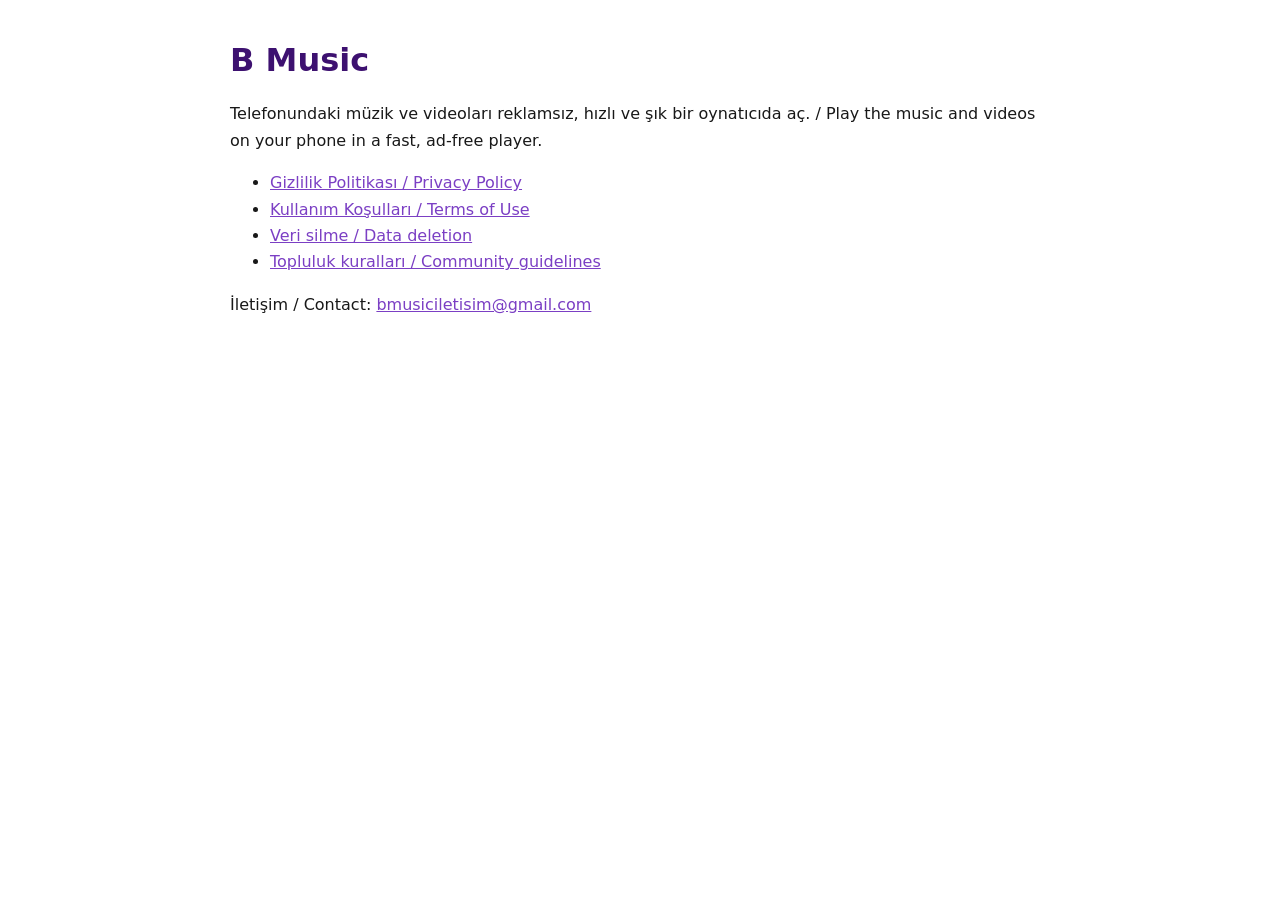
<file: docs/index.html>
<!doctype html>
<html lang="tr">
<head><meta charset="utf-8"><meta name="viewport" content="width=device-width,initial-scale=1"><title>B Music — Müzik ve Video Çalar</title><style>body{font-family:system-ui,-apple-system,"Segoe UI",sans-serif;max-width:820px;margin:40px auto;padding:0 20px;line-height:1.65;color:#181818}h1,h2,h3{line-height:1.25}h1{color:#3d1170}small{color:#666}a{color:#7b3fc4}nav{margin:8px 0 24px}nav a{margin-right:14px}.box{background:#f4effb;border-radius:12px;padding:14px 18px}hr{border:0;border-top:1px solid #ddd;margin:40px 0}table{border-collapse:collapse;width:100%}td,th{border:1px solid #e3d9f2;padding:6px 10px;text-align:left;vertical-align:top}th{background:#f4effb}</style></head>
<body>
<h1>B Music</h1>
<p>Telefonundaki müzik ve videoları reklamsız, hızlı ve şık bir oynatıcıda aç. / Play the music and videos on your phone in a fast, ad-free player.</p>
<ul>
<li><a href="privacy.html">Gizlilik Politikası / Privacy Policy</a></li>
<li><a href="terms.html">Kullanım Koşulları / Terms of Use</a></li>
<li><a href="delete-account.html">Veri silme / Data deletion</a></li>
<li><a href="community-guidelines.html">Topluluk kuralları / Community guidelines</a></li>
</ul>
<p>İletişim / Contact: <a href="mailto:bmusiciletisim@gmail.com">bmusiciletisim@gmail.com</a></p>
</body></html>
</file>
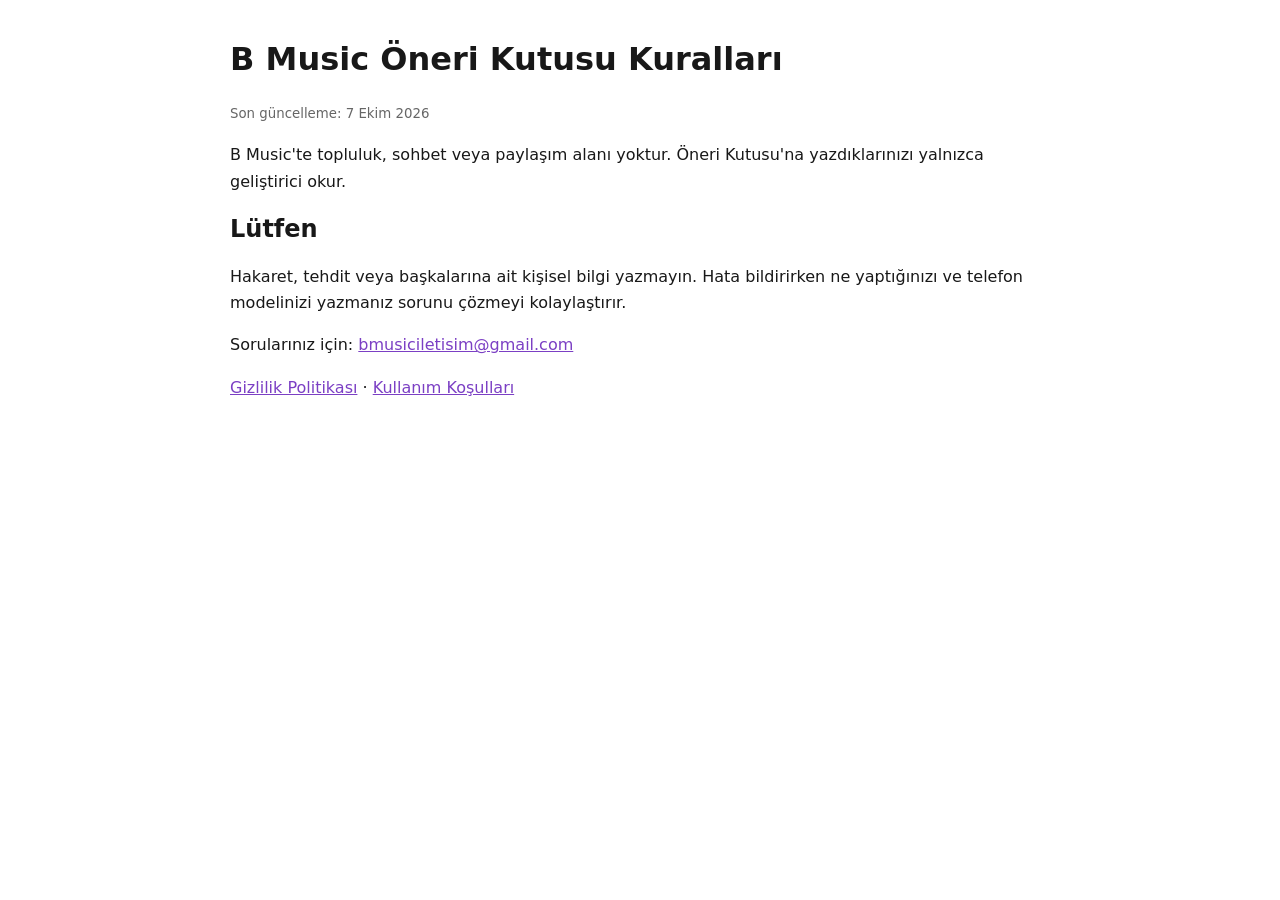
<file: docs/community-guidelines.html>
<!doctype html>
<html lang="tr">
<head><meta charset="utf-8"><meta name="viewport" content="width=device-width,initial-scale=1"><title>B Music Öneri Kutusu Kuralları</title><style>body{font-family:system-ui,-apple-system,sans-serif;max-width:820px;margin:40px auto;padding:0 20px;line-height:1.65;color:#181818}h1,h2{line-height:1.2}small{color:#666}a{color:#7b3fc4}.box{background:#f4effb;border-radius:12px;padding:14px 18px}</style></head>
<body>
<h1>B Music Öneri Kutusu Kuralları</h1><small>Son güncelleme: 7 Ekim 2026</small>
<p>B Music'te topluluk, sohbet veya paylaşım alanı yoktur. Öneri Kutusu'na yazdıklarınızı yalnızca geliştirici okur.</p>
<h2>Lütfen</h2><p>Hakaret, tehdit veya başkalarına ait kişisel bilgi yazmayın. Hata bildirirken ne yaptığınızı ve telefon modelinizi yazmanız sorunu çözmeyi kolaylaştırır.</p>
<p>Sorularınız için: <a href="mailto:bmusiciletisim@gmail.com">bmusiciletisim@gmail.com</a></p>
<p><a href="privacy.html">Gizlilik Politikası</a> · <a href="terms.html">Kullanım Koşulları</a></p>
</body></html>
</file>
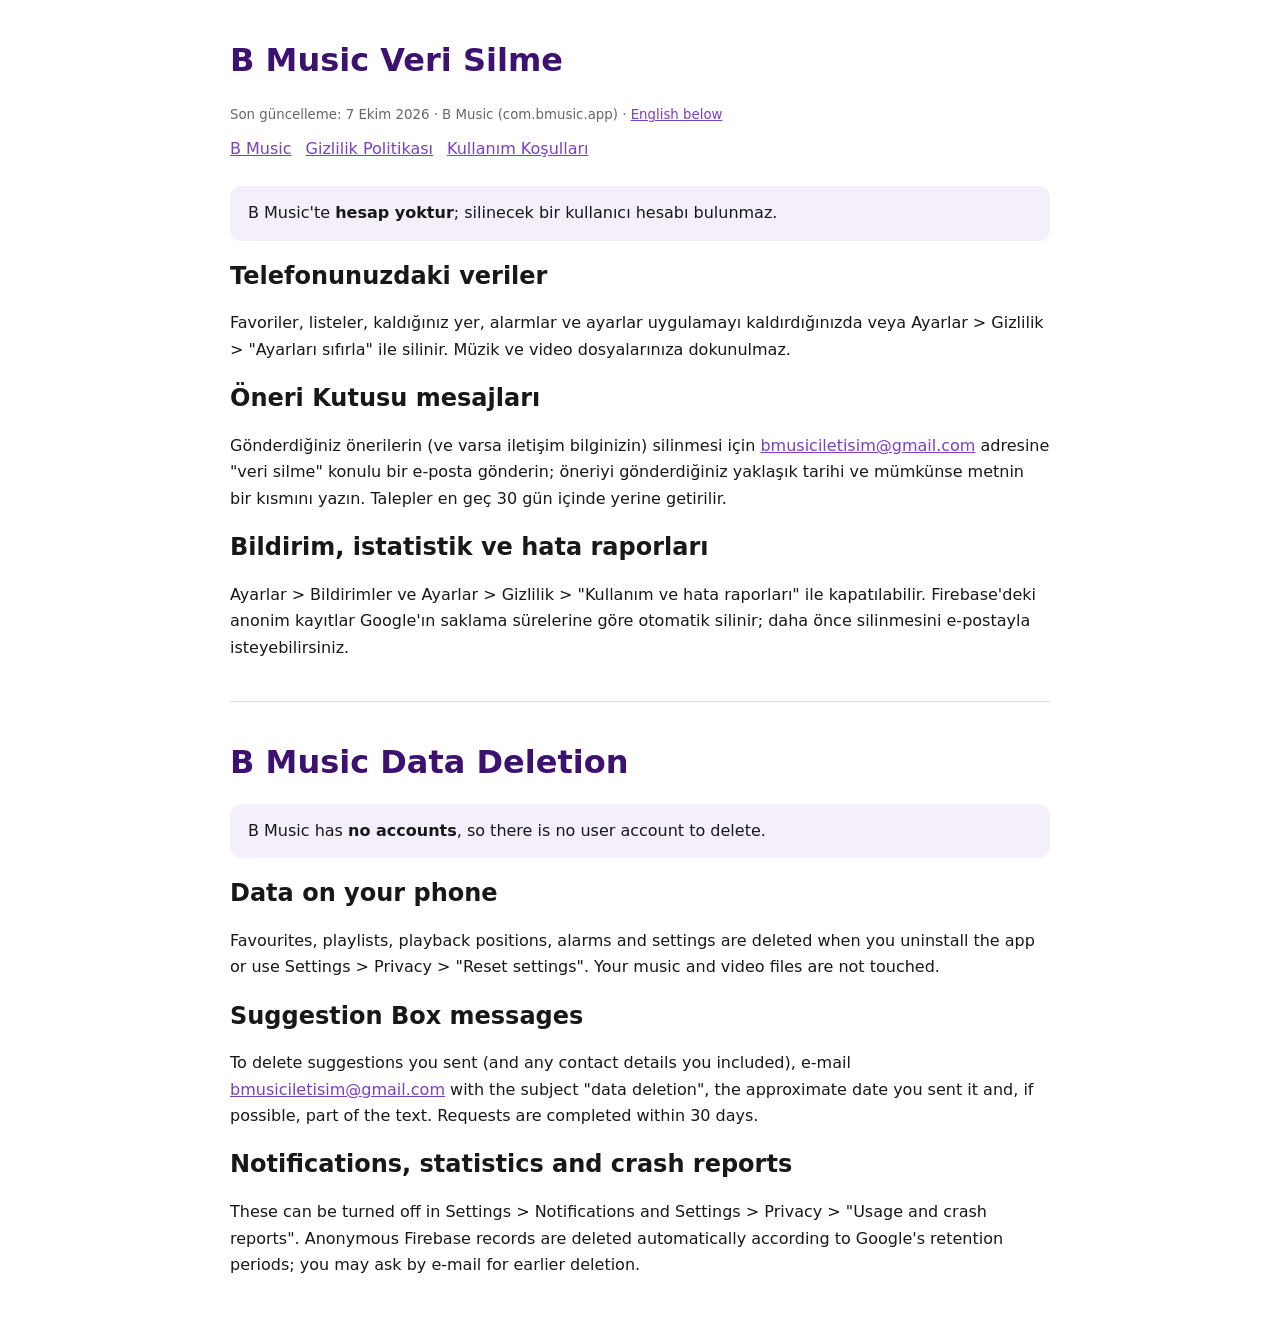
<file: docs/delete-account.html>
<!doctype html>
<html lang="tr">
<head><meta charset="utf-8"><meta name="viewport" content="width=device-width,initial-scale=1"><title>B Music — Veri silme / Data deletion</title><style>body{font-family:system-ui,-apple-system,"Segoe UI",sans-serif;max-width:820px;margin:40px auto;padding:0 20px;line-height:1.65;color:#181818}h1,h2,h3{line-height:1.25}h1{color:#3d1170}small{color:#666}a{color:#7b3fc4}nav{margin:8px 0 24px}nav a{margin-right:14px}.box{background:#f4effb;border-radius:12px;padding:14px 18px}hr{border:0;border-top:1px solid #ddd;margin:40px 0}table{border-collapse:collapse;width:100%}td,th{border:1px solid #e3d9f2;padding:6px 10px;text-align:left;vertical-align:top}th{background:#f4effb}</style></head>
<body>
<h1>B Music Veri Silme</h1>
<small>Son güncelleme: 7 Ekim 2026 · B Music (com.bmusic.app) · <a href="#english">English below</a></small>
<nav><a href="index.html">B Music</a><a href="privacy.html">Gizlilik Politikası</a><a href="terms.html">Kullanım Koşulları</a></nav>
<div class="box">B Music'te <strong>hesap yoktur</strong>; silinecek bir kullanıcı hesabı bulunmaz.</div>
<h2>Telefonunuzdaki veriler</h2><p>Favoriler, listeler, kaldığınız yer, alarmlar ve ayarlar uygulamayı kaldırdığınızda veya Ayarlar &gt; Gizlilik &gt; "Ayarları sıfırla" ile silinir. Müzik ve video dosyalarınıza dokunulmaz.</p>
<h2>Öneri Kutusu mesajları</h2><p>Gönderdiğiniz önerilerin (ve varsa iletişim bilginizin) silinmesi için <a href="mailto:bmusiciletisim@gmail.com?subject=B%20Music%20veri%20silme">bmusiciletisim@gmail.com</a> adresine "veri silme" konulu bir e-posta gönderin; öneriyi gönderdiğiniz yaklaşık tarihi ve mümkünse metnin bir kısmını yazın. Talepler en geç 30 gün içinde yerine getirilir.</p>
<h2>Bildirim, istatistik ve hata raporları</h2><p>Ayarlar &gt; Bildirimler ve Ayarlar &gt; Gizlilik &gt; "Kullanım ve hata raporları" ile kapatılabilir. Firebase'deki anonim kayıtlar Google'ın saklama sürelerine göre otomatik silinir; daha önce silinmesini e-postayla isteyebilirsiniz.</p>
<hr id="english">
<h1>B Music Data Deletion</h1>
<div class="box">B Music has <strong>no accounts</strong>, so there is no user account to delete.</div>
<h2>Data on your phone</h2><p>Favourites, playlists, playback positions, alarms and settings are deleted when you uninstall the app or use Settings &gt; Privacy &gt; "Reset settings". Your music and video files are not touched.</p>
<h2>Suggestion Box messages</h2><p>To delete suggestions you sent (and any contact details you included), e-mail <a href="mailto:bmusiciletisim@gmail.com?subject=B%20Music%20data%20deletion">bmusiciletisim@gmail.com</a> with the subject "data deletion", the approximate date you sent it and, if possible, part of the text. Requests are completed within 30 days.</p>
<h2>Notifications, statistics and crash reports</h2><p>These can be turned off in Settings &gt; Notifications and Settings &gt; Privacy &gt; "Usage and crash reports". Anonymous Firebase records are deleted automatically according to Google's retention periods; you may ask by e-mail for earlier deletion.</p>
</body></html>
</file>
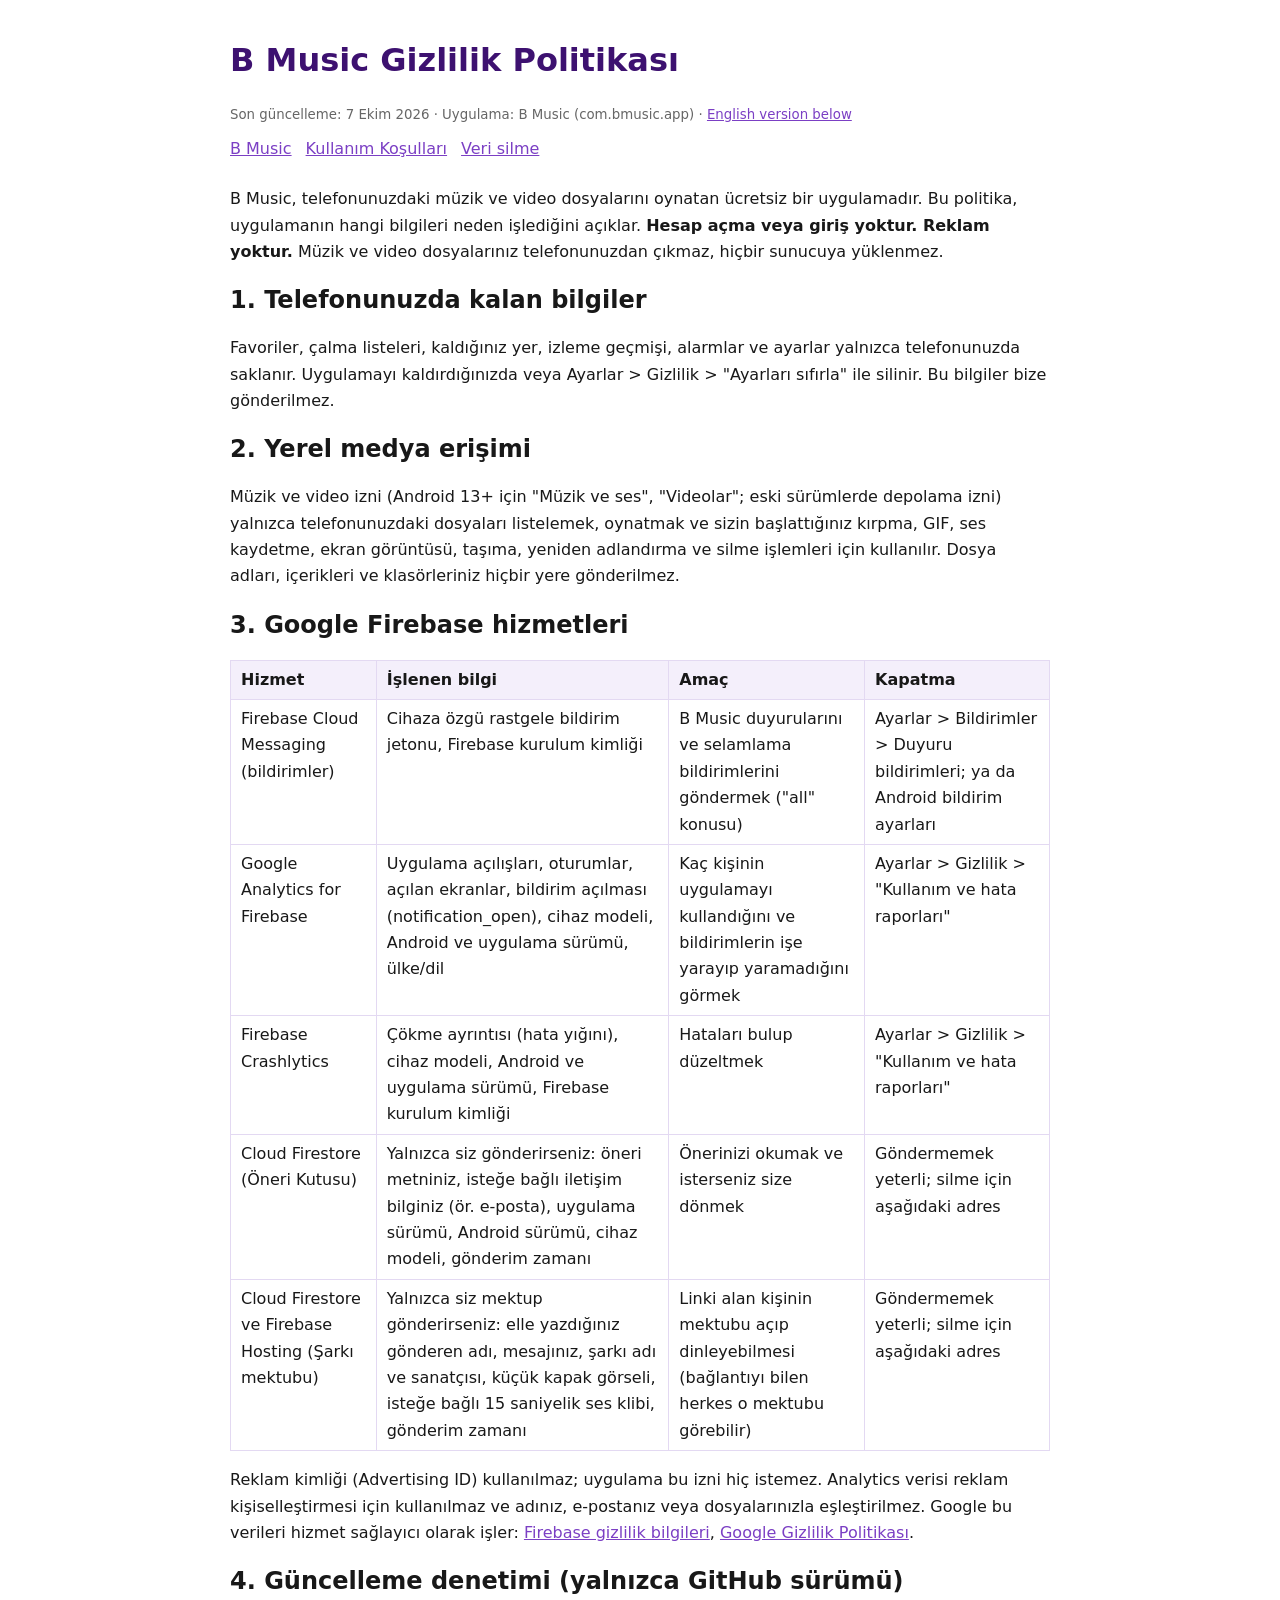
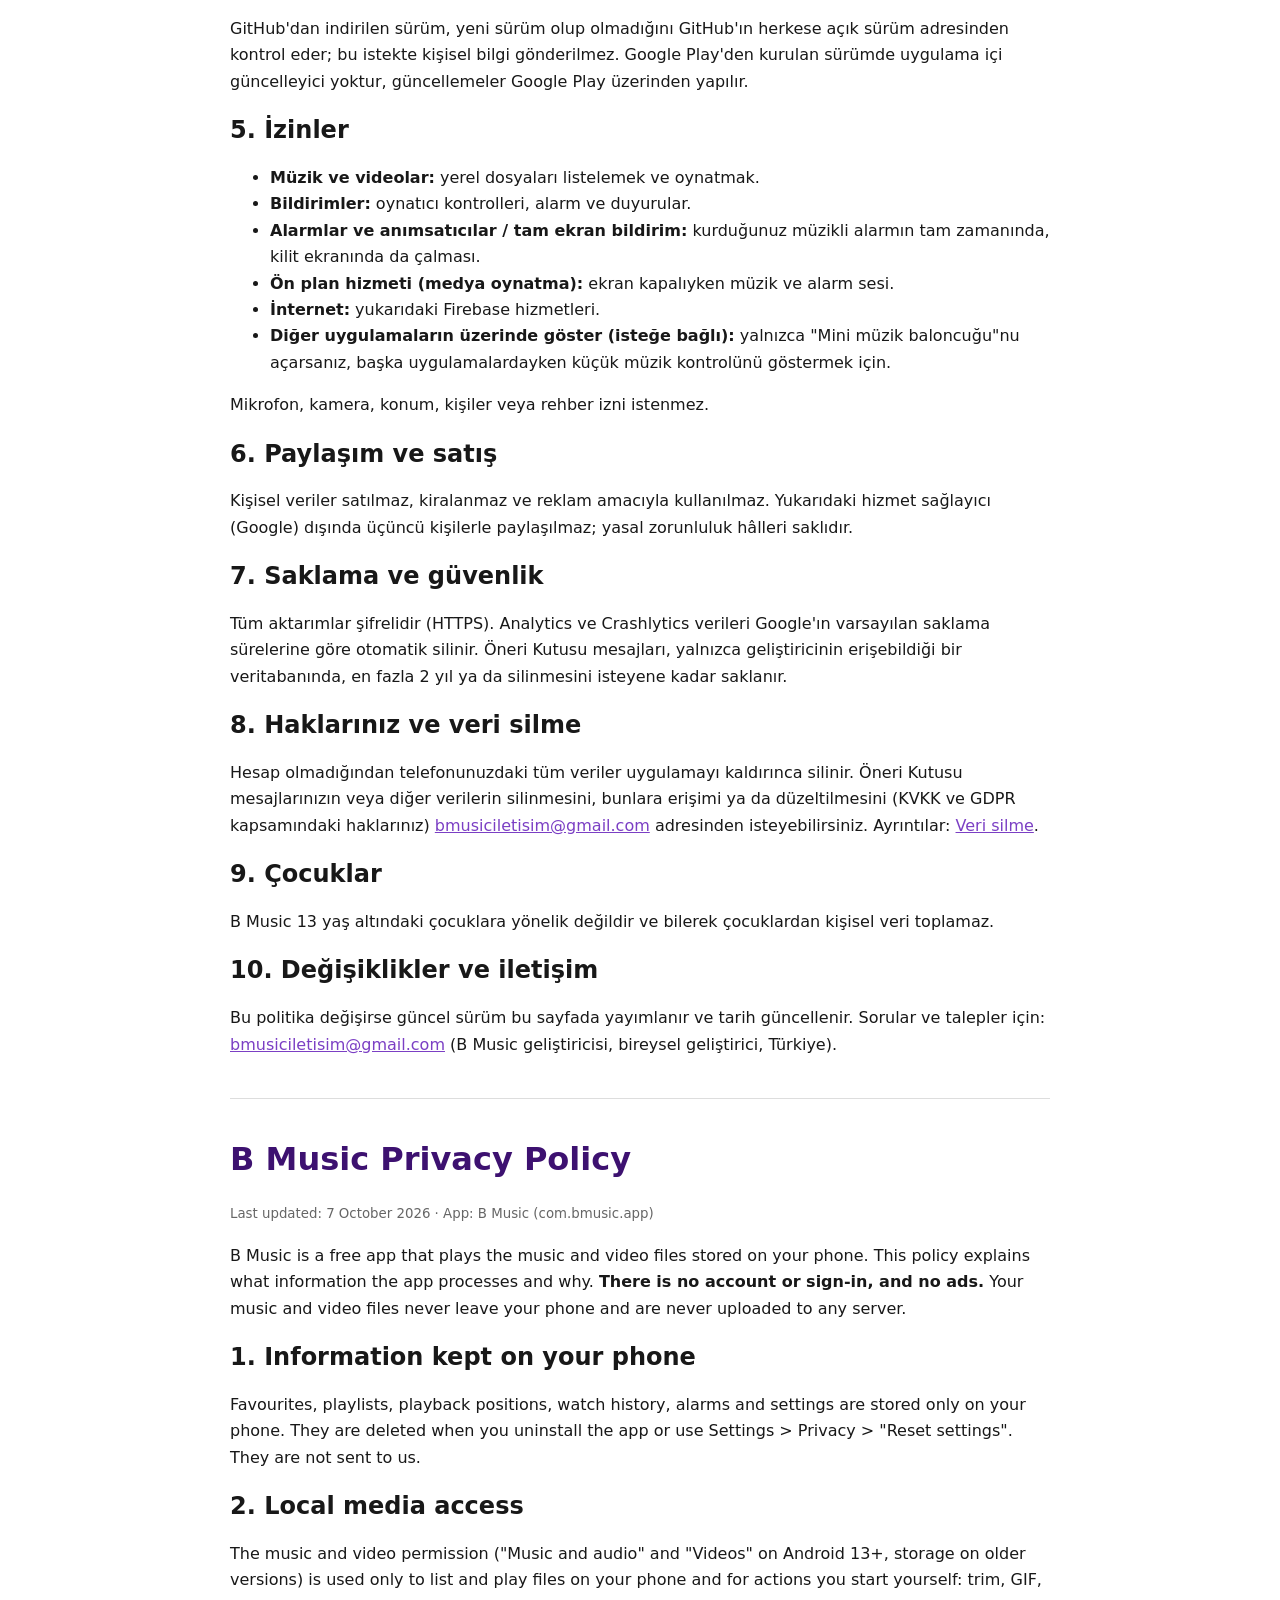
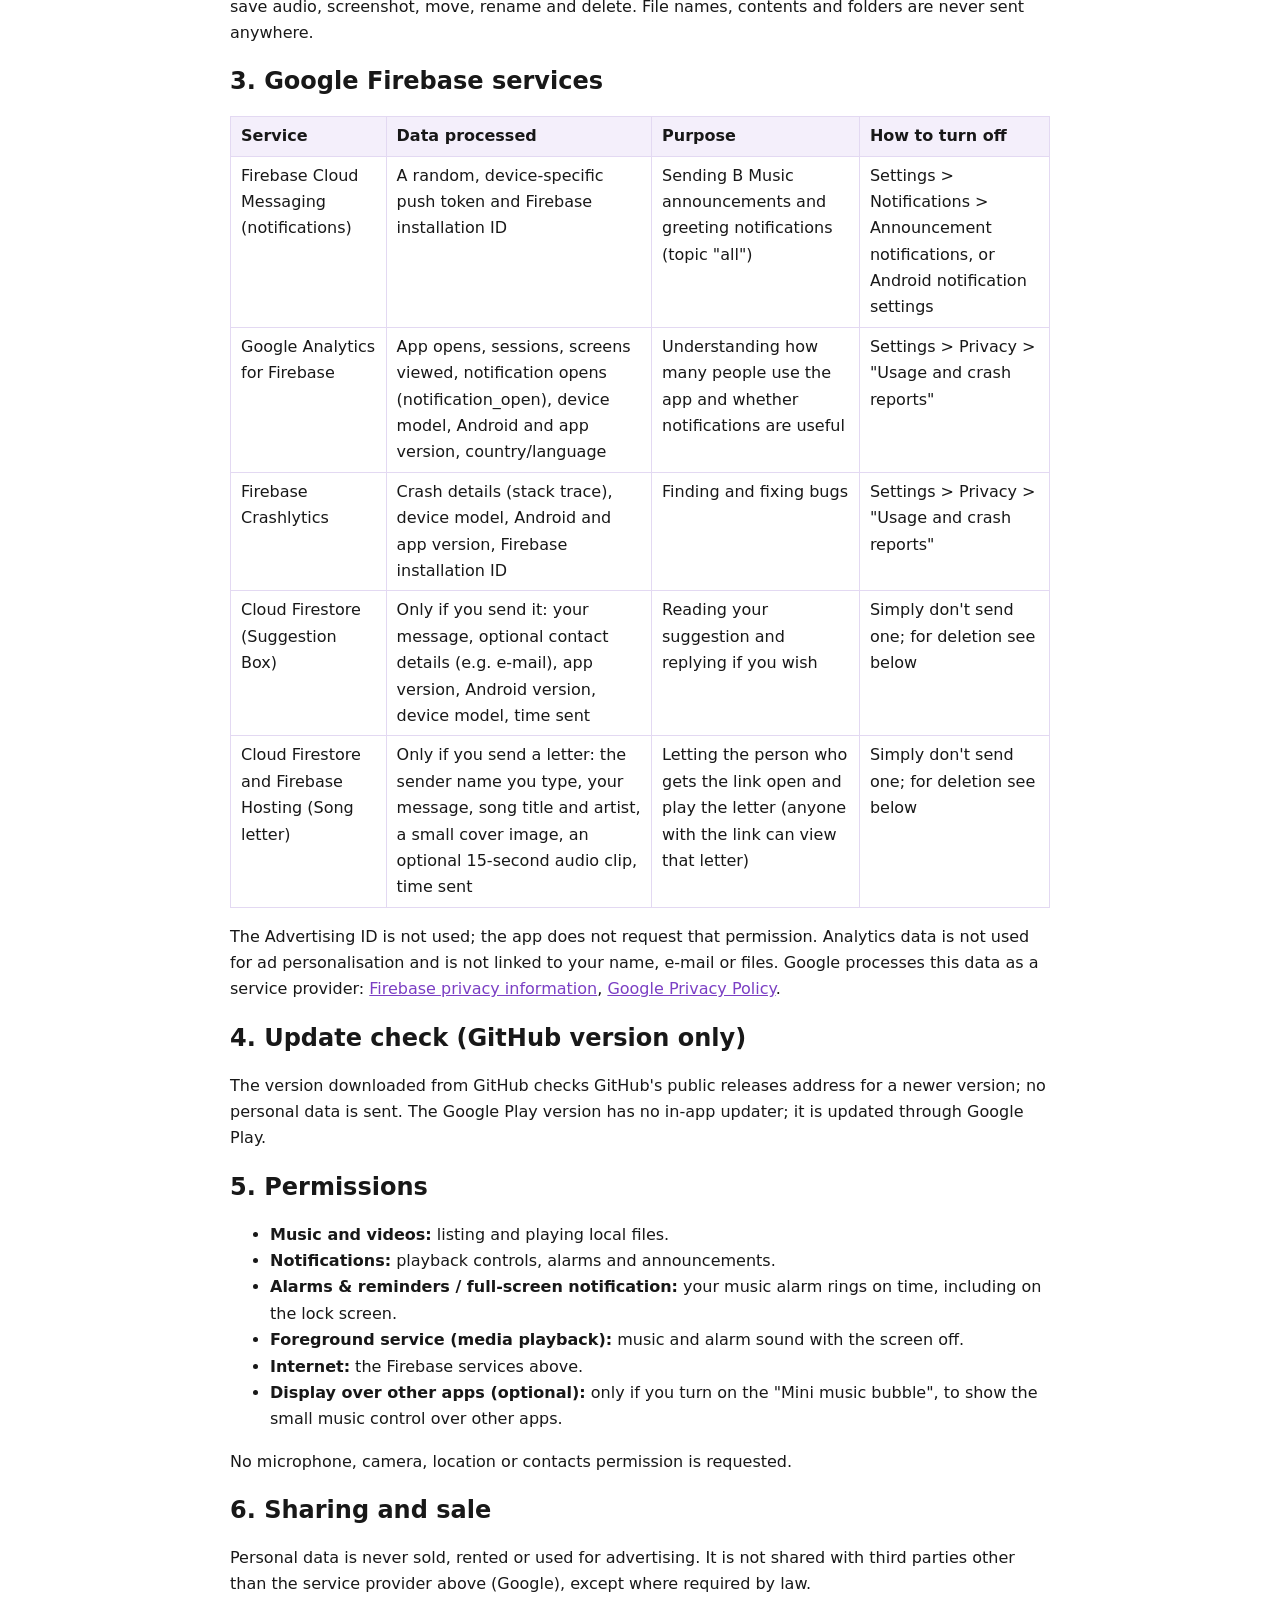
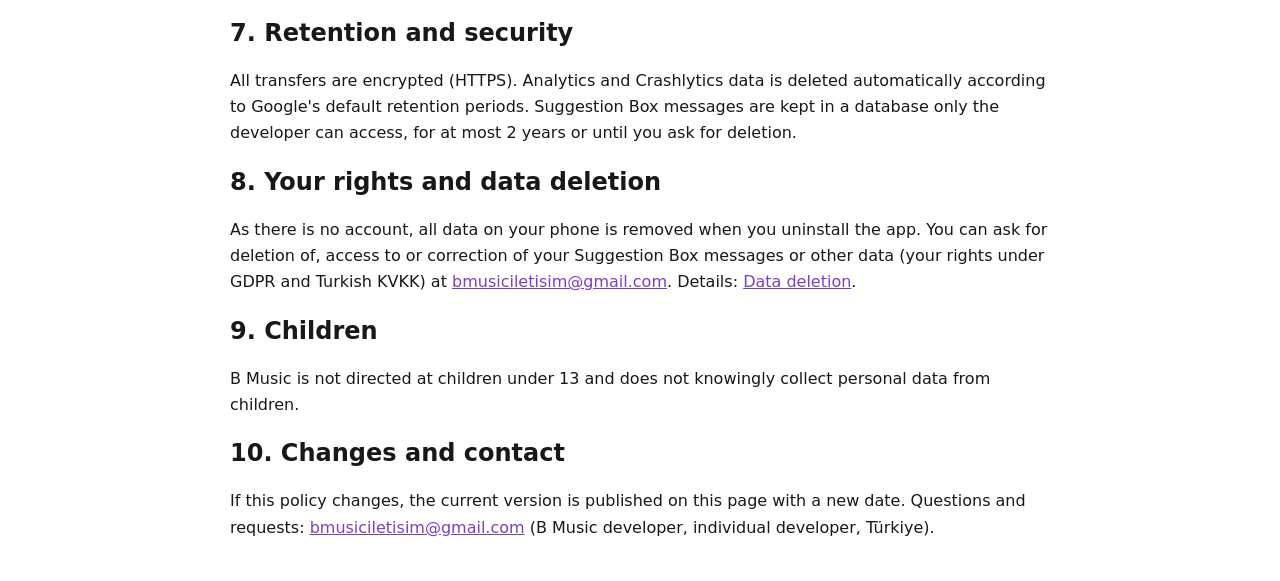
<file: docs/privacy.html>
<!doctype html>
<html lang="tr">
<head><meta charset="utf-8"><meta name="viewport" content="width=device-width,initial-scale=1"><title>B Music — Gizlilik Politikası / Privacy Policy</title><style>body{font-family:system-ui,-apple-system,"Segoe UI",sans-serif;max-width:820px;margin:40px auto;padding:0 20px;line-height:1.65;color:#181818}h1,h2,h3{line-height:1.25}h1{color:#3d1170}small{color:#666}a{color:#7b3fc4}nav{margin:8px 0 24px}nav a{margin-right:14px}.box{background:#f4effb;border-radius:12px;padding:14px 18px}hr{border:0;border-top:1px solid #ddd;margin:40px 0}table{border-collapse:collapse;width:100%}td,th{border:1px solid #e3d9f2;padding:6px 10px;text-align:left;vertical-align:top}th{background:#f4effb}</style></head>
<body>
<h1>B Music Gizlilik Politikası</h1>
<small>Son güncelleme: 7 Ekim 2026 · Uygulama: B Music (com.bmusic.app) · <a href="#english">English version below</a></small>
<nav><a href="index.html">B Music</a><a href="terms.html">Kullanım Koşulları</a><a href="delete-account.html">Veri silme</a></nav>
<p>B Music, telefonunuzdaki müzik ve video dosyalarını oynatan ücretsiz bir uygulamadır. Bu politika, uygulamanın hangi bilgileri neden işlediğini açıklar. <strong>Hesap açma veya giriş yoktur. Reklam yoktur.</strong> Müzik ve video dosyalarınız telefonunuzdan çıkmaz, hiçbir sunucuya yüklenmez.</p>

<h2>1. Telefonunuzda kalan bilgiler</h2>
<p>Favoriler, çalma listeleri, kaldığınız yer, izleme geçmişi, alarmlar ve ayarlar yalnızca telefonunuzda saklanır. Uygulamayı kaldırdığınızda veya Ayarlar &gt; Gizlilik &gt; "Ayarları sıfırla" ile silinir. Bu bilgiler bize gönderilmez.</p>

<h2>2. Yerel medya erişimi</h2>
<p>Müzik ve video izni (Android 13+ için "Müzik ve ses", "Videolar"; eski sürümlerde depolama izni) yalnızca telefonunuzdaki dosyaları listelemek, oynatmak ve sizin başlattığınız kırpma, GIF, ses kaydetme, ekran görüntüsü, taşıma, yeniden adlandırma ve silme işlemleri için kullanılır. Dosya adları, içerikleri ve klasörleriniz hiçbir yere gönderilmez.</p>

<h2>3. Google Firebase hizmetleri</h2>
<table>
<tr><th>Hizmet</th><th>İşlenen bilgi</th><th>Amaç</th><th>Kapatma</th></tr>
<tr><td>Firebase Cloud Messaging (bildirimler)</td><td>Cihaza özgü rastgele bildirim jetonu, Firebase kurulum kimliği</td><td>B Music duyurularını ve selamlama bildirimlerini göndermek ("all" konusu)</td><td>Ayarlar &gt; Bildirimler &gt; Duyuru bildirimleri; ya da Android bildirim ayarları</td></tr>
<tr><td>Google Analytics for Firebase</td><td>Uygulama açılışları, oturumlar, açılan ekranlar, bildirim açılması (notification_open), cihaz modeli, Android ve uygulama sürümü, ülke/dil</td><td>Kaç kişinin uygulamayı kullandığını ve bildirimlerin işe yarayıp yaramadığını görmek</td><td>Ayarlar &gt; Gizlilik &gt; "Kullanım ve hata raporları"</td></tr>
<tr><td>Firebase Crashlytics</td><td>Çökme ayrıntısı (hata yığını), cihaz modeli, Android ve uygulama sürümü, Firebase kurulum kimliği</td><td>Hataları bulup düzeltmek</td><td>Ayarlar &gt; Gizlilik &gt; "Kullanım ve hata raporları"</td></tr>
<tr><td>Cloud Firestore (Öneri Kutusu)</td><td>Yalnızca siz gönderirseniz: öneri metniniz, isteğe bağlı iletişim bilginiz (ör. e-posta), uygulama sürümü, Android sürümü, cihaz modeli, gönderim zamanı</td><td>Önerinizi okumak ve isterseniz size dönmek</td><td>Göndermemek yeterli; silme için aşağıdaki adres</td></tr>
<tr><td>Cloud Firestore ve Firebase Hosting (Şarkı mektubu)</td><td>Yalnızca siz mektup gönderirseniz: elle yazdığınız gönderen adı, mesajınız, şarkı adı ve sanatçısı, küçük kapak görseli, isteğe bağlı 15 saniyelik ses klibi, gönderim zamanı</td><td>Linki alan kişinin mektubu açıp dinleyebilmesi (bağlantıyı bilen herkes o mektubu görebilir)</td><td>Göndermemek yeterli; silme için aşağıdaki adres</td></tr>
</table>
<p>Reklam kimliği (Advertising ID) kullanılmaz; uygulama bu izni hiç istemez. Analytics verisi reklam kişiselleştirmesi için kullanılmaz ve adınız, e-postanız veya dosyalarınızla eşleştirilmez. Google bu verileri hizmet sağlayıcı olarak işler: <a href="https://firebase.google.com/support/privacy">Firebase gizlilik bilgileri</a>, <a href="https://policies.google.com/privacy">Google Gizlilik Politikası</a>.</p>

<h2>4. Güncelleme denetimi (yalnızca GitHub sürümü)</h2>
<p>GitHub'dan indirilen sürüm, yeni sürüm olup olmadığını GitHub'ın herkese açık sürüm adresinden kontrol eder; bu istekte kişisel bilgi gönderilmez. Google Play'den kurulan sürümde uygulama içi güncelleyici yoktur, güncellemeler Google Play üzerinden yapılır.</p>

<h2>5. İzinler</h2>
<ul>
<li><strong>Müzik ve videolar:</strong> yerel dosyaları listelemek ve oynatmak.</li>
<li><strong>Bildirimler:</strong> oynatıcı kontrolleri, alarm ve duyurular.</li>
<li><strong>Alarmlar ve anımsatıcılar / tam ekran bildirim:</strong> kurduğunuz müzikli alarmın tam zamanında, kilit ekranında da çalması.</li>
<li><strong>Ön plan hizmeti (medya oynatma):</strong> ekran kapalıyken müzik ve alarm sesi.</li>
<li><strong>İnternet:</strong> yukarıdaki Firebase hizmetleri.</li>
<li><strong>Diğer uygulamaların üzerinde göster (isteğe bağlı):</strong> yalnızca "Mini müzik baloncuğu"nu açarsanız, başka uygulamalardayken küçük müzik kontrolünü göstermek için.</li>
</ul>
<p>Mikrofon, kamera, konum, kişiler veya rehber izni istenmez.</p>

<h2>6. Paylaşım ve satış</h2>
<p>Kişisel veriler satılmaz, kiralanmaz ve reklam amacıyla kullanılmaz. Yukarıdaki hizmet sağlayıcı (Google) dışında üçüncü kişilerle paylaşılmaz; yasal zorunluluk hâlleri saklıdır.</p>

<h2>7. Saklama ve güvenlik</h2>
<p>Tüm aktarımlar şifrelidir (HTTPS). Analytics ve Crashlytics verileri Google'ın varsayılan saklama sürelerine göre otomatik silinir. Öneri Kutusu mesajları, yalnızca geliştiricinin erişebildiği bir veritabanında, en fazla 2 yıl ya da silinmesini isteyene kadar saklanır.</p>

<h2>8. Haklarınız ve veri silme</h2>
<p>Hesap olmadığından telefonunuzdaki tüm veriler uygulamayı kaldırınca silinir. Öneri Kutusu mesajlarınızın veya diğer verilerin silinmesini, bunlara erişimi ya da düzeltilmesini (KVKK ve GDPR kapsamındaki haklarınız) <a href="mailto:bmusiciletisim@gmail.com">bmusiciletisim@gmail.com</a> adresinden isteyebilirsiniz. Ayrıntılar: <a href="delete-account.html">Veri silme</a>.</p>

<h2>9. Çocuklar</h2>
<p>B Music 13 yaş altındaki çocuklara yönelik değildir ve bilerek çocuklardan kişisel veri toplamaz.</p>

<h2>10. Değişiklikler ve iletişim</h2>
<p>Bu politika değişirse güncel sürüm bu sayfada yayımlanır ve tarih güncellenir. Sorular ve talepler için: <a href="mailto:bmusiciletisim@gmail.com">bmusiciletisim@gmail.com</a> (B Music geliştiricisi, bireysel geliştirici, Türkiye).</p>

<hr id="english">
<h1>B Music Privacy Policy</h1>
<small>Last updated: 7 October 2026 · App: B Music (com.bmusic.app)</small>
<p>B Music is a free app that plays the music and video files stored on your phone. This policy explains what information the app processes and why. <strong>There is no account or sign-in, and no ads.</strong> Your music and video files never leave your phone and are never uploaded to any server.</p>

<h2>1. Information kept on your phone</h2>
<p>Favourites, playlists, playback positions, watch history, alarms and settings are stored only on your phone. They are deleted when you uninstall the app or use Settings &gt; Privacy &gt; "Reset settings". They are not sent to us.</p>

<h2>2. Local media access</h2>
<p>The music and video permission ("Music and audio" and "Videos" on Android 13+, storage on older versions) is used only to list and play files on your phone and for actions you start yourself: trim, GIF, save audio, screenshot, move, rename and delete. File names, contents and folders are never sent anywhere.</p>

<h2>3. Google Firebase services</h2>
<table>
<tr><th>Service</th><th>Data processed</th><th>Purpose</th><th>How to turn off</th></tr>
<tr><td>Firebase Cloud Messaging (notifications)</td><td>A random, device-specific push token and Firebase installation ID</td><td>Sending B Music announcements and greeting notifications (topic "all")</td><td>Settings &gt; Notifications &gt; Announcement notifications, or Android notification settings</td></tr>
<tr><td>Google Analytics for Firebase</td><td>App opens, sessions, screens viewed, notification opens (notification_open), device model, Android and app version, country/language</td><td>Understanding how many people use the app and whether notifications are useful</td><td>Settings &gt; Privacy &gt; "Usage and crash reports"</td></tr>
<tr><td>Firebase Crashlytics</td><td>Crash details (stack trace), device model, Android and app version, Firebase installation ID</td><td>Finding and fixing bugs</td><td>Settings &gt; Privacy &gt; "Usage and crash reports"</td></tr>
<tr><td>Cloud Firestore (Suggestion Box)</td><td>Only if you send it: your message, optional contact details (e.g. e-mail), app version, Android version, device model, time sent</td><td>Reading your suggestion and replying if you wish</td><td>Simply don't send one; for deletion see below</td></tr>
<tr><td>Cloud Firestore and Firebase Hosting (Song letter)</td><td>Only if you send a letter: the sender name you type, your message, song title and artist, a small cover image, an optional 15-second audio clip, time sent</td><td>Letting the person who gets the link open and play the letter (anyone with the link can view that letter)</td><td>Simply don't send one; for deletion see below</td></tr>
</table>
<p>The Advertising ID is not used; the app does not request that permission. Analytics data is not used for ad personalisation and is not linked to your name, e-mail or files. Google processes this data as a service provider: <a href="https://firebase.google.com/support/privacy">Firebase privacy information</a>, <a href="https://policies.google.com/privacy">Google Privacy Policy</a>.</p>

<h2>4. Update check (GitHub version only)</h2>
<p>The version downloaded from GitHub checks GitHub's public releases address for a newer version; no personal data is sent. The Google Play version has no in-app updater; it is updated through Google Play.</p>

<h2>5. Permissions</h2>
<ul>
<li><strong>Music and videos:</strong> listing and playing local files.</li>
<li><strong>Notifications:</strong> playback controls, alarms and announcements.</li>
<li><strong>Alarms &amp; reminders / full-screen notification:</strong> your music alarm rings on time, including on the lock screen.</li>
<li><strong>Foreground service (media playback):</strong> music and alarm sound with the screen off.</li>
<li><strong>Internet:</strong> the Firebase services above.</li>
<li><strong>Display over other apps (optional):</strong> only if you turn on the "Mini music bubble", to show the small music control over other apps.</li>
</ul>
<p>No microphone, camera, location or contacts permission is requested.</p>

<h2>6. Sharing and sale</h2>
<p>Personal data is never sold, rented or used for advertising. It is not shared with third parties other than the service provider above (Google), except where required by law.</p>

<h2>7. Retention and security</h2>
<p>All transfers are encrypted (HTTPS). Analytics and Crashlytics data is deleted automatically according to Google's default retention periods. Suggestion Box messages are kept in a database only the developer can access, for at most 2 years or until you ask for deletion.</p>

<h2>8. Your rights and data deletion</h2>
<p>As there is no account, all data on your phone is removed when you uninstall the app. You can ask for deletion of, access to or correction of your Suggestion Box messages or other data (your rights under GDPR and Turkish KVKK) at <a href="mailto:bmusiciletisim@gmail.com">bmusiciletisim@gmail.com</a>. Details: <a href="delete-account.html">Data deletion</a>.</p>

<h2>9. Children</h2>
<p>B Music is not directed at children under 13 and does not knowingly collect personal data from children.</p>

<h2>10. Changes and contact</h2>
<p>If this policy changes, the current version is published on this page with a new date. Questions and requests: <a href="mailto:bmusiciletisim@gmail.com">bmusiciletisim@gmail.com</a> (B Music developer, individual developer, Türkiye).</p>
</body></html>
</file>
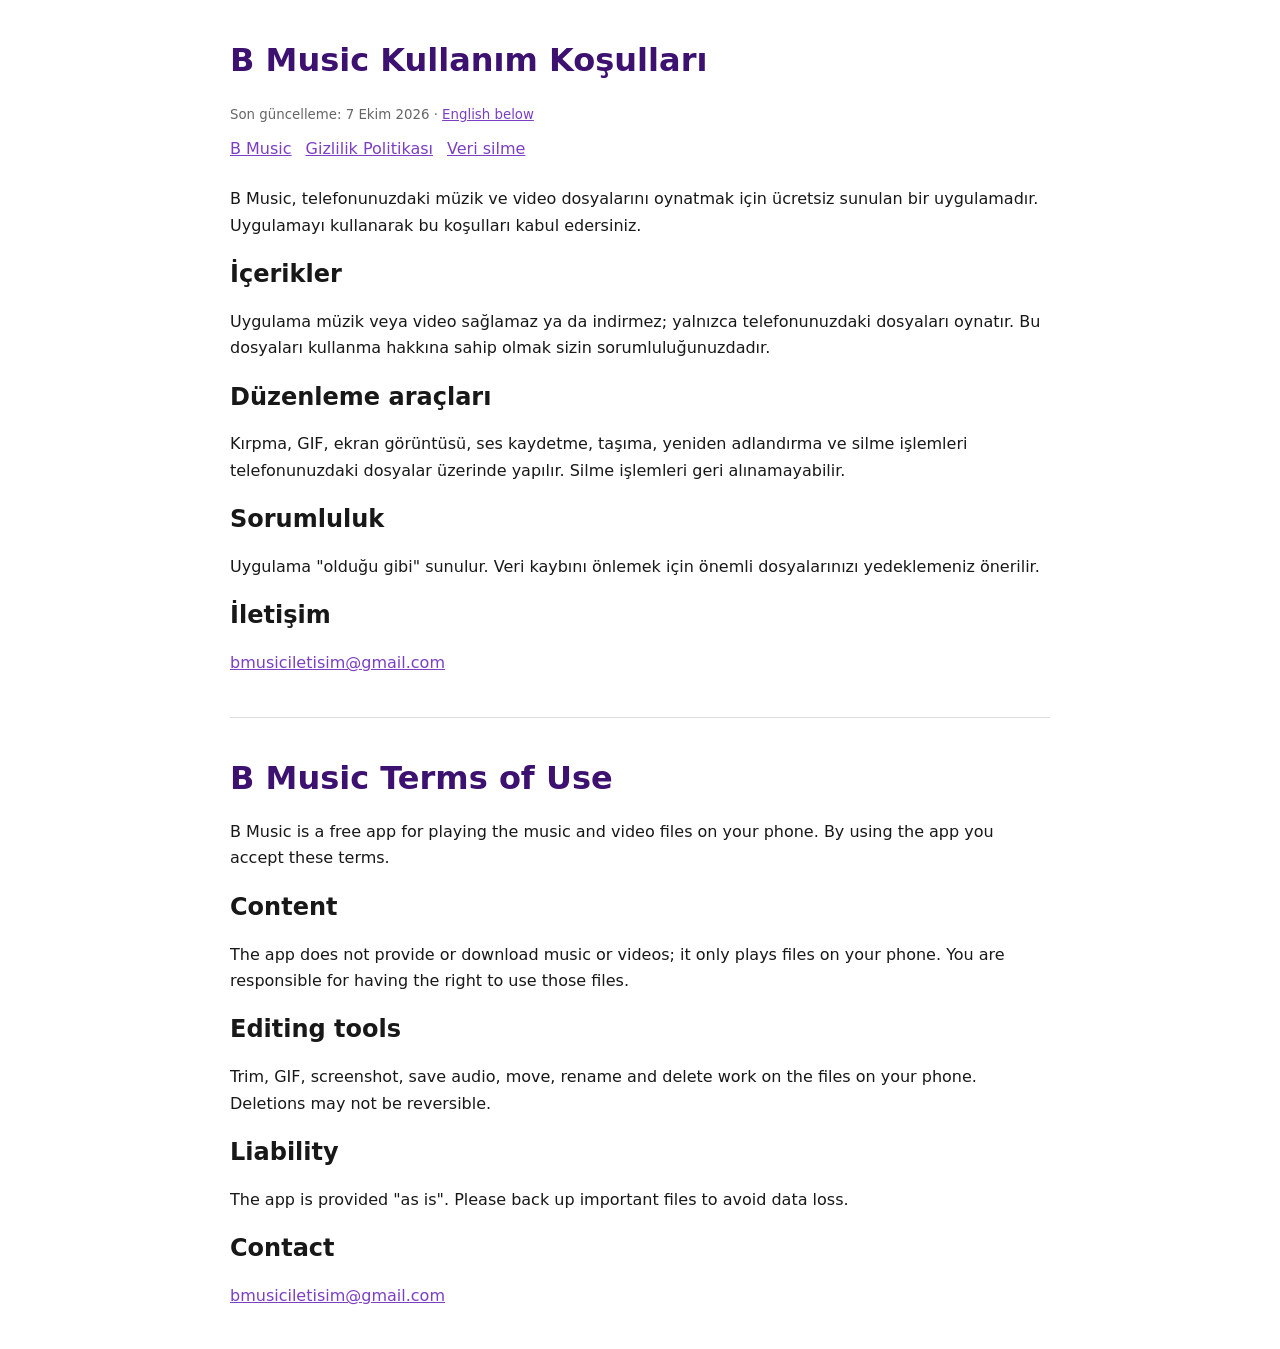
<file: docs/terms.html>
<!doctype html>
<html lang="tr">
<head><meta charset="utf-8"><meta name="viewport" content="width=device-width,initial-scale=1"><title>B Music — Kullanım Koşulları / Terms of Use</title><style>body{font-family:system-ui,-apple-system,"Segoe UI",sans-serif;max-width:820px;margin:40px auto;padding:0 20px;line-height:1.65;color:#181818}h1,h2,h3{line-height:1.25}h1{color:#3d1170}small{color:#666}a{color:#7b3fc4}nav{margin:8px 0 24px}nav a{margin-right:14px}.box{background:#f4effb;border-radius:12px;padding:14px 18px}hr{border:0;border-top:1px solid #ddd;margin:40px 0}table{border-collapse:collapse;width:100%}td,th{border:1px solid #e3d9f2;padding:6px 10px;text-align:left;vertical-align:top}th{background:#f4effb}</style></head>
<body>
<h1>B Music Kullanım Koşulları</h1>
<small>Son güncelleme: 7 Ekim 2026 · <a href="#english">English below</a></small>
<nav><a href="index.html">B Music</a><a href="privacy.html">Gizlilik Politikası</a><a href="delete-account.html">Veri silme</a></nav>
<p>B Music, telefonunuzdaki müzik ve video dosyalarını oynatmak için ücretsiz sunulan bir uygulamadır. Uygulamayı kullanarak bu koşulları kabul edersiniz.</p>
<h2>İçerikler</h2><p>Uygulama müzik veya video sağlamaz ya da indirmez; yalnızca telefonunuzdaki dosyaları oynatır. Bu dosyaları kullanma hakkına sahip olmak sizin sorumluluğunuzdadır.</p>
<h2>Düzenleme araçları</h2><p>Kırpma, GIF, ekran görüntüsü, ses kaydetme, taşıma, yeniden adlandırma ve silme işlemleri telefonunuzdaki dosyalar üzerinde yapılır. Silme işlemleri geri alınamayabilir.</p>
<h2>Sorumluluk</h2><p>Uygulama "olduğu gibi" sunulur. Veri kaybını önlemek için önemli dosyalarınızı yedeklemeniz önerilir.</p>
<h2>İletişim</h2><p><a href="mailto:bmusiciletisim@gmail.com">bmusiciletisim@gmail.com</a></p>
<hr id="english">
<h1>B Music Terms of Use</h1>
<p>B Music is a free app for playing the music and video files on your phone. By using the app you accept these terms.</p>
<h2>Content</h2><p>The app does not provide or download music or videos; it only plays files on your phone. You are responsible for having the right to use those files.</p>
<h2>Editing tools</h2><p>Trim, GIF, screenshot, save audio, move, rename and delete work on the files on your phone. Deletions may not be reversible.</p>
<h2>Liability</h2><p>The app is provided "as is". Please back up important files to avoid data loss.</p>
<h2>Contact</h2><p><a href="mailto:bmusiciletisim@gmail.com">bmusiciletisim@gmail.com</a></p>
</body></html>
</file>
